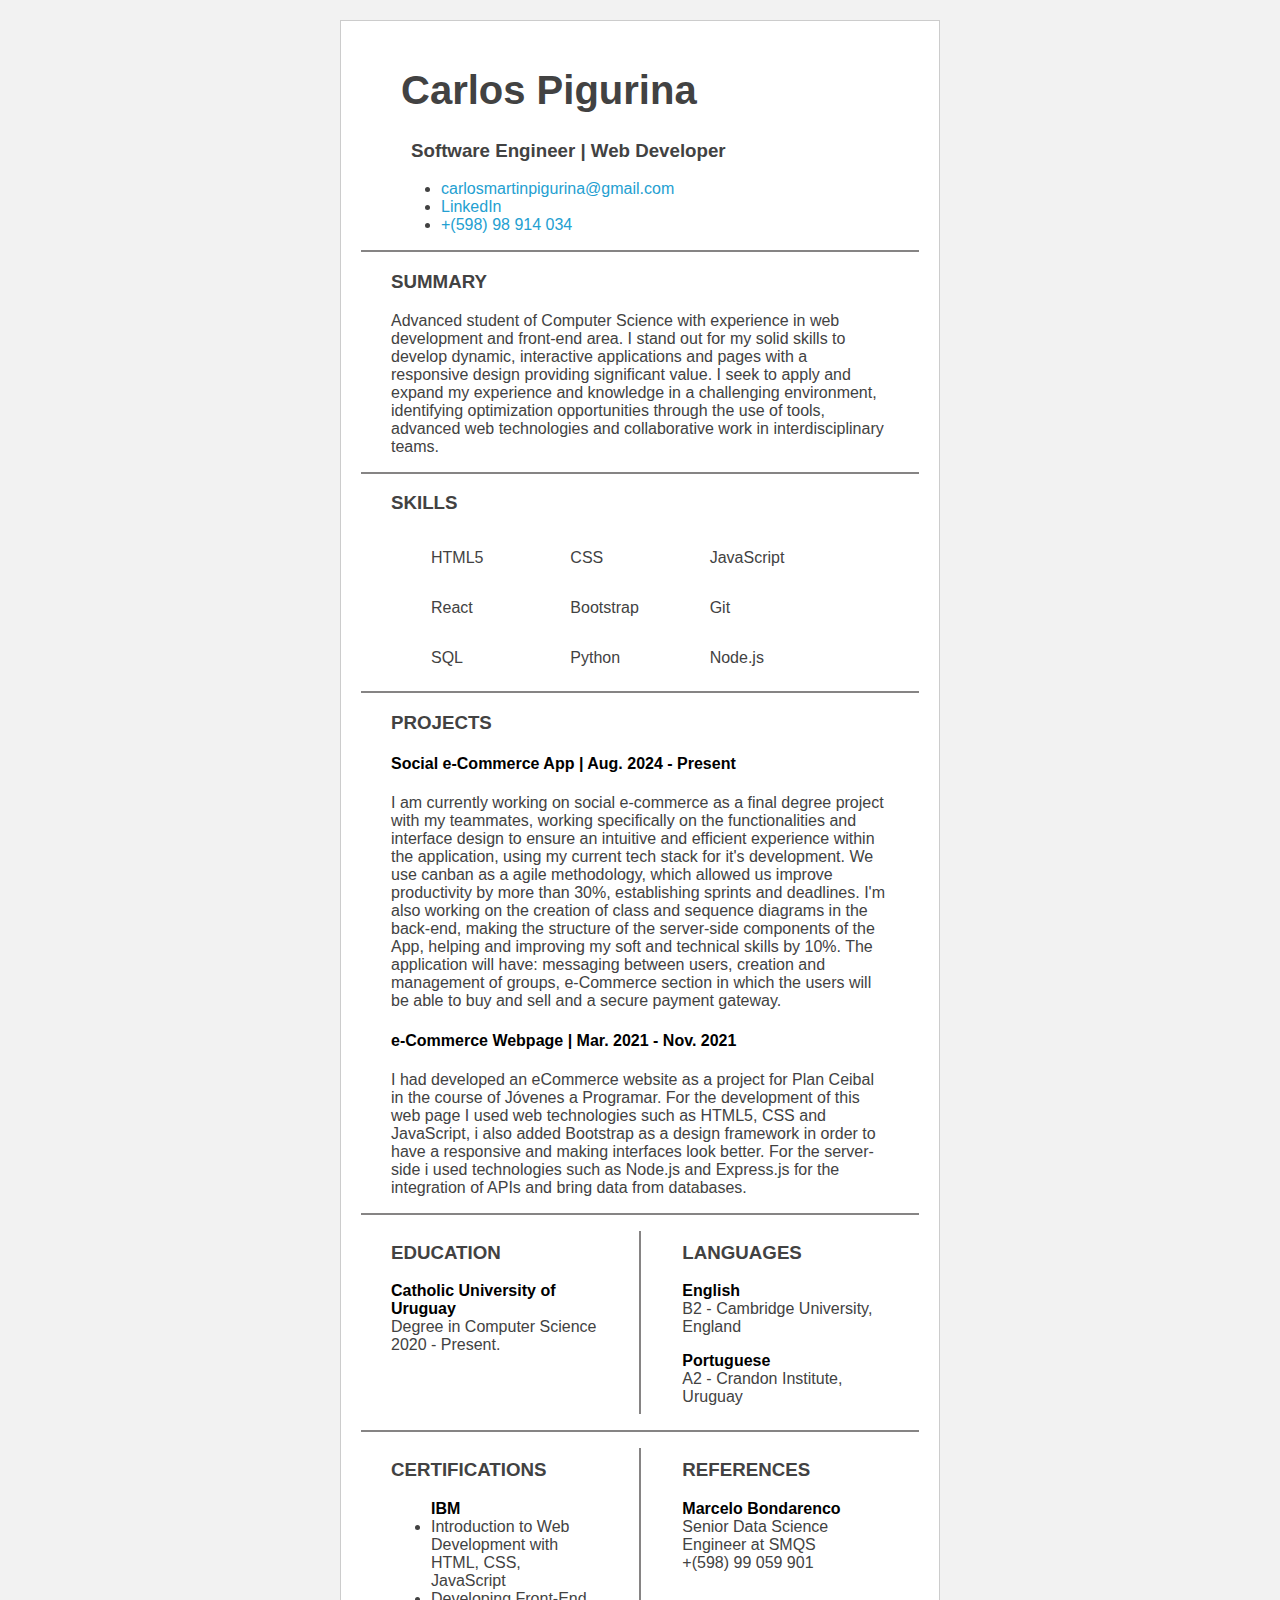
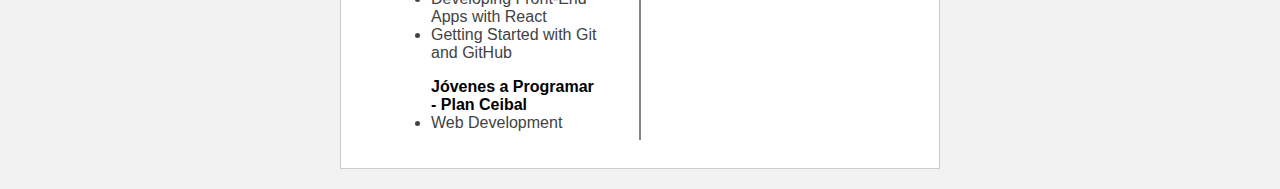
<file: 01_Single-Page-CV/index.html>
<!DOCTYPE html>
<html lang="en">
  <head>
    <meta charset="UTF-8" />
    <meta name="viewport" content="width=device-width, initial-scale=1.0" />
    <link rel="stylesheet" href="styles.css" />
    <link rel="shortcut icon" href="./img/resume-icon.png" type="image/x-icon">
    <title>01 Single-Page CV | Roadmap.sh</title>
  </head>
  <body>
    <main class="content">
      <header class="header">
        <h1 class="name">Carlos Pigurina</h1>
        <h3 class="title">Software Engineer | Web Developer</h3>
        <ul class="contact">
          <li>
            <a href="mailto:carlosmartinpigurina@gmail.com"
              >carlosmartinpigurina@gmail.com
            </a>
          </li>
          <li>
            <a
              href="https://www.linkedin.com/in/carlos-mart%C3%ADn-pigurina/"
              target="_blank"
            >
              LinkedIn
            </a>
          </li>
          <li>
            <a href="tel:+59898914034" data-rel="external">+(598) 98 914 034</a>
          </li>
        </ul>
      </header>
      <hr />

      <section class="summary">
        <h3>SUMMARY</h3>
        <p>
          Advanced student of Computer Science with experience in web
          development and front-end area. I stand out for my solid skills to
          develop dynamic, interactive applications and pages with a responsive
          design providing significant value. I seek to apply and expand my
          experience and knowledge in a challenging environment, identifying
          optimization opportunities through the use of tools, advanced web
          technologies and collaborative work in interdisciplinary teams.
        </p>
      </section>
      <hr />
      <section class="skills">
        <h3>SKILLS</h3>
        <div class="skills-list">
          <p>HTML5</p>
          <p>CSS</p>
          <p>JavaScript</p>
          <p>React</p>
          <p>Bootstrap</p>
          <p>Git</p>
          <p>SQL</p>
          <p>Python</p>
          <p>Node.js</p>
        </div>
      </section>
      <hr />
      <section class="projects">
        <h3>PROJECTS</h3>
        <div class="project">
          <h4 class="project-name">Social e-Commerce App | Aug. 2024 - Present</h4>
          <p>
            I am currently working on social e-commerce as a final degree
            project with my teammates, working specifically on the
            functionalities and interface design to ensure an intuitive and
            efficient experience within the application, using my current tech
            stack for it's development. We use canban as a agile methodology,
            which allowed us improve productivity by more than 30%, establishing
            sprints and deadlines. I'm also working on the creation of class and
            sequence diagrams in the back-end, making the structure of the
            server-side components of the App, helping and improving my soft and
            technical skills by 10%. The application will have: messaging
            between users, creation and management of groups, e-Commerce section
            in which the users will be able to buy and sell and a secure payment
            gateway.
          </p>
        </div>
        <div class="project">
          <h4 class="project-name">e-Commerce Webpage | Mar. 2021 - Nov. 2021</h4>
          <p>
            I had developed an eCommerce website as a project for Plan Ceibal in
            the course of Jóvenes a Programar. For the development of this web
            page I used web technologies such as HTML5, CSS and JavaScript, i
            also added Bootstrap as a design framework in order to have a
            responsive and making interfaces look better. For the server-side i
            used technologies such as Node.js and Express.js for the integration
            of APIs and bring data from databases.
          </p>
        </div>
      </section>

      <hr />

      <div class="education-languages-section">
        <section class="education">
          <div>
            <h3>EDUCATION</h3>
            <p>
              <strong class="sub-title">Catholic University of Uruguay</strong><br />Degree in
              Computer Science<br />2020 - Present.
            </p>
          </div>
        </section>
        <hr />
        <section class="languages">
          <div>
            <h3>LANGUAGES</h3>
            <p>
              <strong class="sub-title">English</strong> <br />
              B2 - Cambridge University, England
            </p>
            <p>
              <strong class="sub-title">Portuguese</strong> <br />A2 - Crandon Institute, Uruguay
            </p>
          </div>
        </section>
      </div>
      <hr />
      <div class="certifications-references-section">
        <section class="certifications">
          <div>
            <h3>CERTIFICATIONS</h3>
            <ul class="certifications-list">
              <strong class="sub-title">IBM</strong>
              <li>
                Introduction to Web Development with HTML, CSS, JavaScript
              </li>
              <li>Developing Front-End Apps with React</li>
              <li>Getting Started with Git and GitHub</li>
            </ul>
            <ul class="certifications-list">
              <strong class="sub-title">Jóvenes a Programar - Plan Ceibal</strong>
              <li>Web Development</li>
            </ul>
          </div>
        </section>
        <hr class="certifications-references-divider"/>
        <section class="references">
          <div>
            <h3>REFERENCES</h3>
            <p>
              <strong class="sub-title">Marcelo Bondarenco</strong> <br />Senior Data Science
              Engineer at SMQS <br />+(598) 99 059 901
            </p>
          </div>
        </section>
      </div>
    </main>
  </body>
</html>
</file>
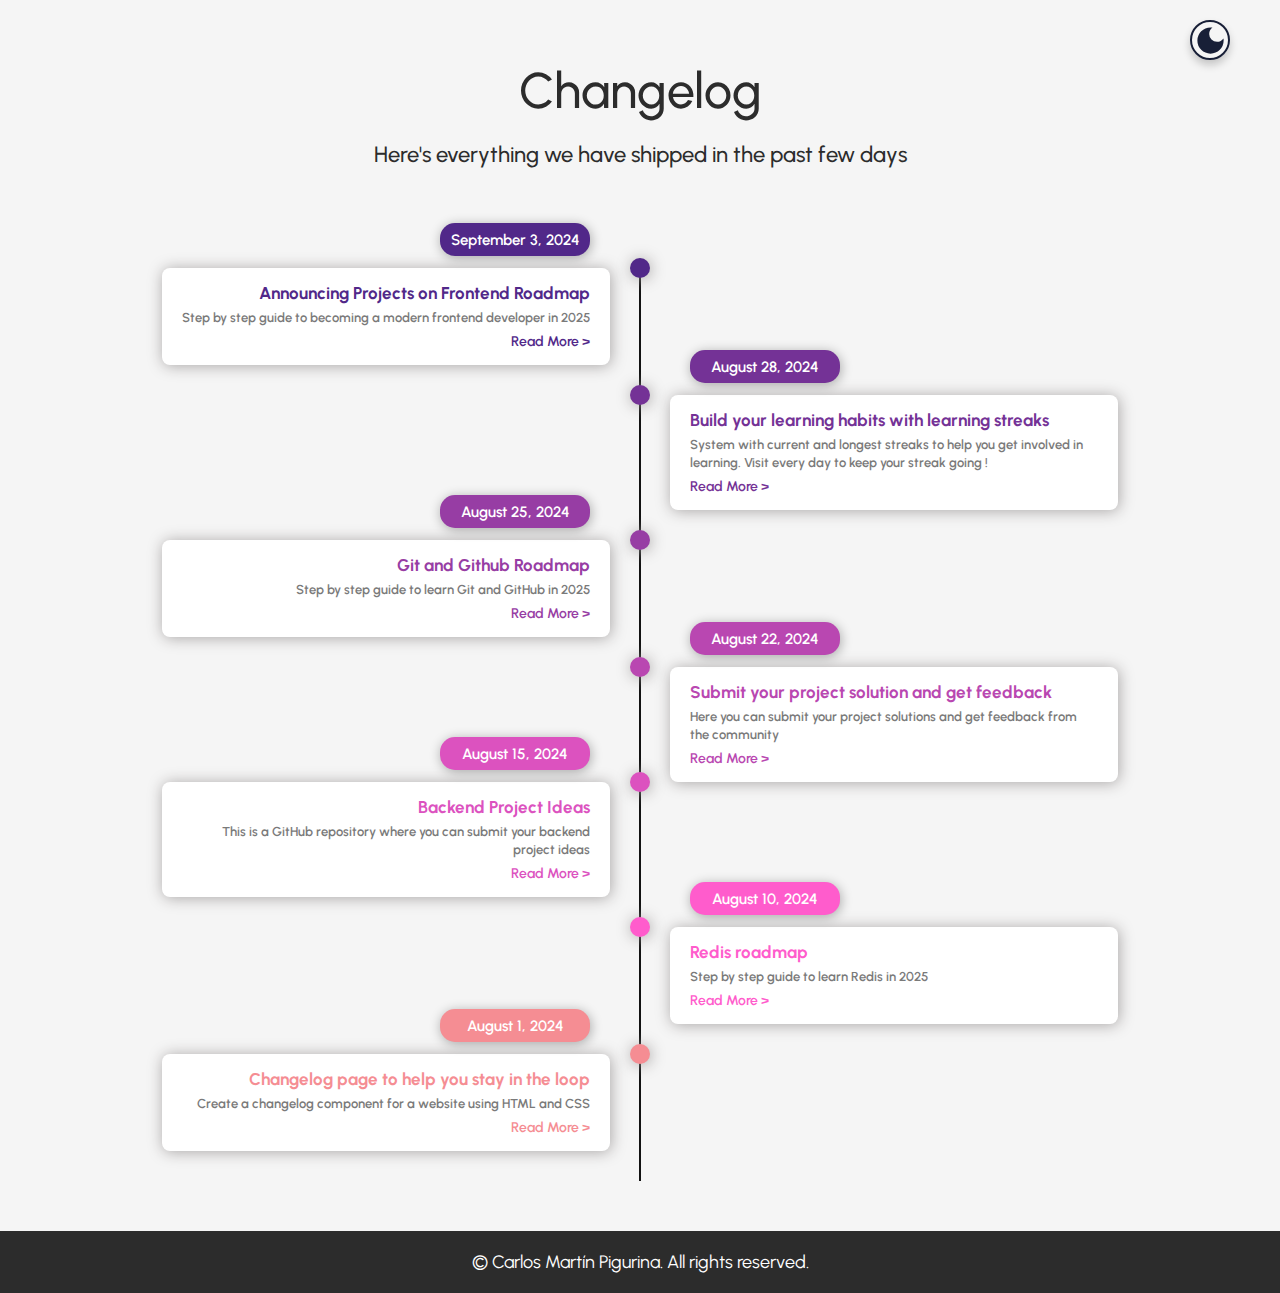
<file: 04_Changelog-Component/index.html>
<!DOCTYPE html>
<html lang="en">
  <head>
    <meta charset="UTF-8" />
    <meta name="viewport" content="width=device-width, initial-scale=1.0" />
    <title>04 Changelog Component | Roadmap.sh</title>
    <link rel="stylesheet" href="styles.css" />
    <link rel="shortcut icon" href="./img/changelog-icon.png" type="image/x-icon">
  </head>
  <body>
    <header class="header">
      <button class="dark-theme-button" onclick="" id="theme-button">
        <svg xmlns="http://www.w3.org/2000/svg"  viewBox="0 -960 960 960"  class="moon-icon"><path d="M480-120q-150 0-255-105T120-480q0-150 105-255t255-105q14 0 27.5 1t26.5 3q-41 29-65.5 75.5T444-660q0 90 63 153t153 63q55 0 101-24.5t75-65.5q2 13 3 26.5t1 27.5q0 150-105 255T480-120Z"/></svg>
        <svg xmlns="http://www.w3.org/2000/svg"  viewBox="0 -960 960 960"  class="sun-icon"><path d="M480-280q-83 0-141.5-58.5T280-480q0-83 58.5-141.5T480-680q83 0 141.5 58.5T680-480q0 83-58.5 141.5T480-280ZM200-440H40v-80h160v80Zm720 0H760v-80h160v80ZM440-760v-160h80v160h-80Zm0 720v-160h80v160h-80ZM256-650l-101-97 57-59 96 100-52 56Zm492 496-97-101 53-55 101 97-57 59Zm-98-550 97-101 59 57-100 96-56-52ZM154-212l101-97 55 53-97 101-59-57Z"/></svg>
      </button>
    </header>
    <div class="main">
      <h3 class="head">Changelog</h3>
      <p class="description">Here's everything we have shipped in the past few days</p>
      <div class="container">
        <ul>
          <li>
            <h3 class="heading">Announcing Projects on Frontend Roadmap</h3>
            <p>
              Step by step guide to becoming a modern frontend developer in 2025
            </p>
            <a href="https://roadmap.sh/frontend?r=frontend-beginner" target="_blank">Read More ></a>
            <span class="date">September 3, 2024</span>
            <span class="circle"></span>
          </li>
          <li>
            <h3 class="heading">Build your learning habits with learning streaks</h3>
            <p>
              System with current and longest streaks to help you get involved in learning. Visit every day to keep your streak going !
            </p>
            <a href="https://roadmap.sh/leaderboard" target="_blank">Read More ></a>
            <span class="date">August 28, 2024</span>
            <span class="circle"></span>
          </li>
          <li>
            <h3 class="heading">Git and Github Roadmap</h3>
            <p>
              Step by step guide to learn Git and GitHub in 2025
            </p>
            <a href="https://roadmap.sh/git-github" target="_blank">Read More ></a>
            <span class="date">August 25, 2024</span>
            <span class="circle"></span>
          </li>
          <li>
            <h3 class="heading">Submit your project solution and get feedback</h3>
            <p>
              Here you can submit your project solutions and get feedback from the community
            </p>
            <a href="https://roadmap.sh/projects/changelog-component/solutions" target="_blank">Read More ></a>
            <span class="date">August 22, 2024</span>
            <span class="circle"></span>
          </li>
          <li>
            <h3 class="heading">Backend Project Ideas</h3>
            <p>
              This is a GitHub repository where you can submit your backend project ideas
            </p>
            <a href="https://github.com/kamranahmedse/developer-roadmap/issues/new?assignees=&labels=project+contribution&projects=&template=05-project-contribution.yml" target="_blank">Read More ></a>
            <span class="date">August 15, 2024</span>
            <span class="circle"></span>
          </li>
          <li>
            <h3 class="heading">Redis roadmap</h3>
            <p>
              Step by step guide to learn Redis in 2025
            </p>
            <a href="https://roadmap.sh/redis" target="_blank">Read More ></a>
            <span class="date">August 10, 2024</span>
            <span class="circle"></span>
          </li>
          <li>
            <h3 class="heading">Changelog page to help you stay in the loop</h3>
            <p>
              Create a changelog component for a website using HTML and CSS
            </p>
            <a href="https://roadmap.sh/projects/changelog-component" target="_blank">Read More ></a>
            <span class="date">August 1, 2024</span>
            <span class="circle"></span>
          </li>
        </ul>
      </div>
    </div>
    <footer class="footer">
      <p>© Carlos Martín Pigurina. All rights reserved.</p>
    </footer>
  </body>
  <script src="./script.js"></script>
</html>
</file>
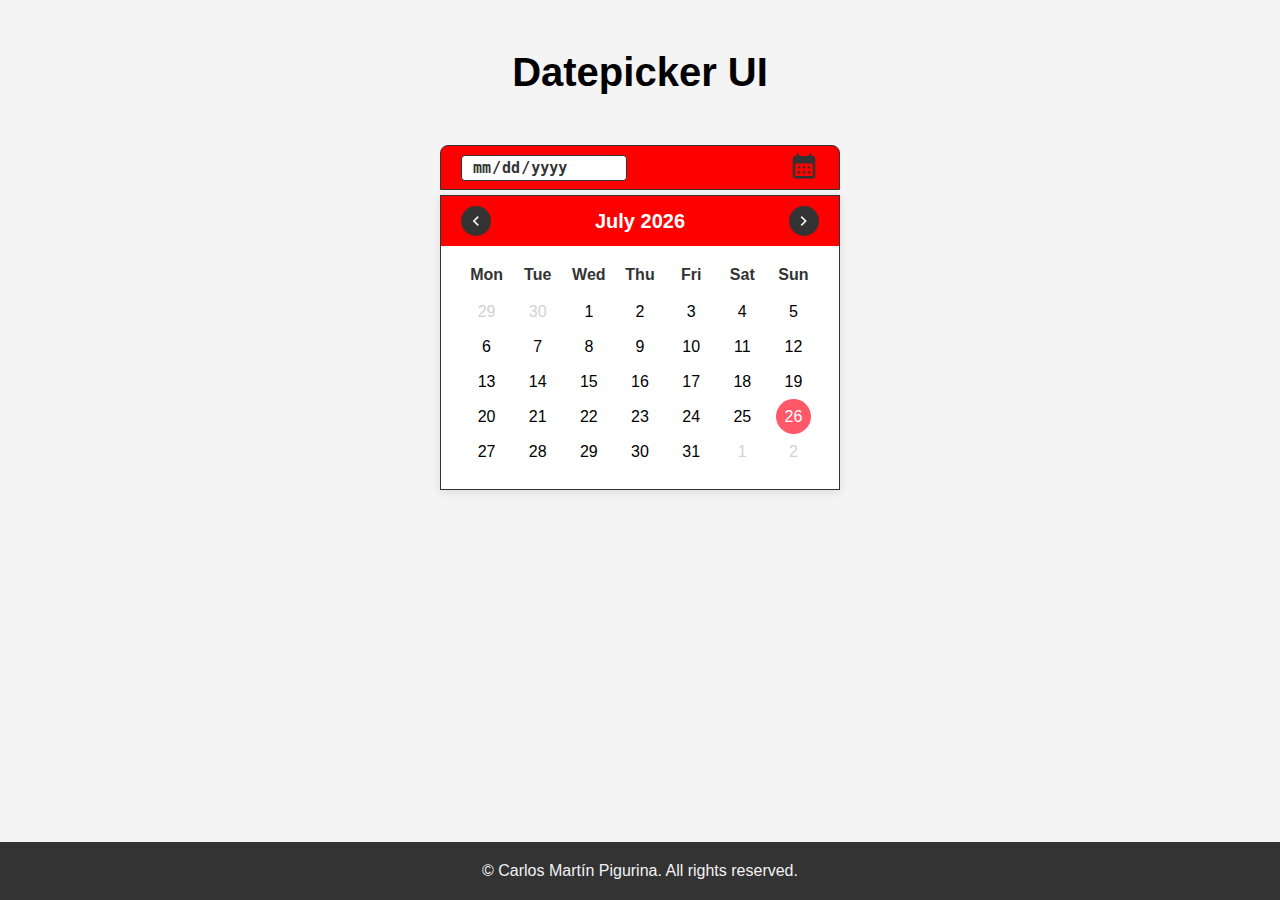
<file: 06_Datepicker-UI/index.html>
<!DOCTYPE html>
<html lang="en">
  <head>
    <meta charset="UTF-8" />
    <meta name="viewport" content="width=device-width, initial-scale=1.0" />
    <link rel="shortcut icon" href="img/calendar.png" type="image/x-icon">
    <link rel="stylesheet" href="styles.css" />
    <title>Datepicker UI | Roadmap.sh</title>
  </head>
  <body>
    <header class="header">
      <h1>Datepicker UI</h1>
    </header>

    <div class="calendar-info">
      <input type="date" id="dateInput" class="date-input" readonly />
      <button class="calendar-btn">
        <svg
          xmlns="http://www.w3.org/2000/svg"
          class="calendar-icon"
          viewBox="0 -960 960 960"
        >
          <path
            d="M480-400q-17 0-28.5-11.5T440-440q0-17 11.5-28.5T480-480q17 0 28.5 11.5T520-440q0 17-11.5 28.5T480-400Zm-160 0q-17 0-28.5-11.5T280-440q0-17 11.5-28.5T320-480q17 0 28.5 11.5T360-440q0 17-11.5 28.5T320-400Zm320 0q-17 0-28.5-11.5T600-440q0-17 11.5-28.5T640-480q17 0 28.5 11.5T680-440q0 17-11.5 28.5T640-400ZM480-240q-17 0-28.5-11.5T440-280q0-17 11.5-28.5T480-320q17 0 28.5 11.5T520-280q0 17-11.5 28.5T480-240Zm-160 0q-17 0-28.5-11.5T280-280q0-17 11.5-28.5T320-320q17 0 28.5 11.5T360-280q0 17-11.5 28.5T320-240Zm320 0q-17 0-28.5-11.5T600-280q0-17 11.5-28.5T640-320q17 0 28.5 11.5T680-280q0 17-11.5 28.5T640-240ZM200-80q-33 0-56.5-23.5T120-160v-560q0-33 23.5-56.5T200-800h40v-80h80v80h320v-80h80v80h40q33 0 56.5 23.5T840-720v560q0 33-23.5 56.5T760-80H200Zm0-80h560v-400H200v400Z"
          />
        </svg>
      </button>
    </div>

    <section class="calendar">
      <header class="calendar-header">
        <button id="prevBtn">
          <svg
            xmlns="http://www.w3.org/2000/svg"
            class="arrow-icon"
            viewBox="0 -960 960 960"
          >
            <path d="M560-240 320-480l240-240 56 56-184 184 184 184-56 56Z" />
          </svg>
        </button>
        <span class="month-year" id="monthYear"></span>
        <button id="nextBtn">
          <svg
            xmlns="http://www.w3.org/2000/svg"
            class="arrow-icon"
            viewBox="0 -960 960 960"
          >
            <path d="M504-480 320-664l56-56 240 240-240 240-56-56 184-184Z" />
          </svg>
        </button>
      </header>

      <div class="calendar-days">
        <ul class="days-of-week">
          <li class="day">Mon</li>
          <li class="day">Tue</li>
          <li class="day">Wed</li>
          <li class="day">Thu</li>
          <li class="day">Fri</li>
          <li class="day">Sat</li>
          <li class="day">Sun</li>
        </ul>

        <ul class="date-list" id="dateList"></ul>
      </div>
    </section>

    <footer class="footer">
      <p>© Carlos Martín Pigurina. All rights reserved.</p>
    </footer>
    <script src="script.js"></script>
  </body>
</html>
</file>
<file: 01_Single-Page-CV/styles.css>
body {
    box-sizing: border-box;
    font-family: 'Trebuchet MS', 'Lucida Sans Unicode', 'Lucida Grande', 'Lucida Sans', Arial, sans-serif;
    color: #424242;
    width: 50%;
    flex-direction: column;
    margin: auto;
    background-color: #f2f2f2;
}

.content {
    background-color: white;
    padding: 20px;
    margin: 20px;
    border: 1px solid #ccc;
}

a {
    text-decoration: none;
    color: #24a0d1;
}

/* HEADER */
.name {
    margin-left: 40px;
    font-size: 40px;
}

.title {
    margin-left: 50px;
}

.contact {
    margin-left: 40px;
}

/* ------ */


/* SUMMARY */
.summary {
    margin: 0px 30px;
}
/* ------- */

/* SKILLS */
.skills {
    margin: 0px 30px;
}

.skills-list {
    display: grid;
    flex-direction: grid ;
    grid-template-columns: repeat(3, 1fr);
    margin: 0px 40px;
}
/* ------ */


hr {
    border: solid 0.5px #868484;
}


/* PROJECTS */
.projects {
    margin: 0px 30px;
}

.project-name {
    font-weight: bold;
    color: #000;
}
/* -------- */

/* EDUCATION & LANGUAGES */
.education-languages-section {
    margin: 0px 30px;
    display: flex;
}

.education {
    width: 41.5%;
}

.languages {
    width: 41.5%;
}

/* --------------------------- */

.sub-title {
    font-weight: bold;
    color: #000;
}


/* CERTIFICATIONS & REFERENCES */
.certifications-references-section {
    margin: 0px 30px;
    display: flex;
}


.certifications {
    width: 41.5%;
}

.references {
    width: 41.5%;
}

/* --------------------------- */
</file>
<file: 04_Changelog-Component/styles.css>
@import url('https://fonts.googleapis.com/css2?family=Montserrat:ital,wght@0,100..900;1,100..900&family=Urbanist:ital,wght@0,100..900;1,100..900&display=swap');

* {
	padding: 0;
	margin: 0;
	box-sizing: border-box;
}

:root {
	--changelog-background-color: rgb(245, 245, 245);
	--text-color: #2C2C2C;

	--buttom-border-color: #181F37;

	--line-color: #121212;

	--container-color: #fff;
	--container-border-color: #a8a5a5;
	--container-description: rgb(122, 122, 122);

	--timeline-color-one: #512889;
	--timeline-color-two: #743296;
	--timeline-color-three: #973DA4;
	--timeline-color-four: #B947B1;
	--timeline-color-five: #DC52BF;
	--timeline-color-six: #FF5CCC;
	--timeline-color-seven: #F58D93;

	--footer-color: #2C2C2C;
	--footer-text-color: #fff;
}

.darkmode {
	--changelog-background-color: #121212;
	--text-color: #fff;

	--buttom-border-color: #FFB000;

	--line-color: #fff;

	--container-color: #181F37;
	--container-border-color: rgb(153, 152, 152);
	--container-description: #ccc;

	--timeline-color-one: #D00000;
	--timeline-color-two: #DC2F02;
	--timeline-color-three: #E85D04;
	--timeline-color-four: #F48C06;
	--timeline-color-five: #FAA307;
	--timeline-color-six: #FFBA08;
	--timeline-color-seven: #d1c005;

	--footer-color: #181F37;
	--footer-text-color: #fff;
}

.header {
	background-color: var(--changelog-background-color);
	transition: all 0.5s ease-in-out;
	padding: 20px 50px 0px 20px;
	display: flex;
	justify-content: end;
}

.main {
	transition: all 0.5s ease-in-out;
	width: 100%;
	height: auto;
	display: grid;
	place-items: center;
	background-color: var(--changelog-background-color);
    font-family: "Urbanist", sans-serif;
	padding-bottom: 50px;
}

.main .head {
	font-size: 50px;
	transition: all 0.5s ease-in-out;
	color: var(--text-color);
	position: relative;
	font-weight: 500;
    margin-bottom: 20px;
}

.main .head::after {
	content: " ";
	position: absolute;
	width: 50%;
	height: 3px;
	left: 50%;
	bottom: -5px;
	transform: translateX(-50%);
}

p.description {
	transition: all 0.5s ease-in-out;
    font-size: 22px;
    color: var(--text-color);
    position: relative;
    margin-bottom: 100px;
    font-weight: 500;
}

.container {
	width: 70%;
	height: auto;
	margin: auto 0;
	position: relative;
}

.container ul {
	list-style: none;
}

.container ul::after {
	content: " ";
	position: absolute;
	width: 2px;
	height: 100%;
	left: 50%;
	top: 0;
	transform: translateX(-50%);
	background-color: var(--line-color);
}

.container ul li {
	width: 50%;
	height: auto;
	padding: 15px 20px;
	background-color: var(--container-color);
	border-radius: 8px;
	box-shadow: 1px 1px 15px var(--container-border-color);
	position: relative;
	margin-bottom: 30px;
	z-index: 99;
	transition: all 0.5s ease-in-out;
}

.container ul li:nth-child(4) {
	margin-bottom: 0;
}

.container ul li .circle {
	transition: all 0.5s ease-in-out;
	position: absolute;
	width: 20px;
	height: 20px;
	border-radius: 50%;
	top: 0;
	display: grid;
	place-items: center;
	box-shadow: 1px 1px 15px var(--container-border-color);
}

ul li:nth-child(odd) .circle {
	transform: translate(50%, -50%);
	right: -30px;
}

ul li:nth-child(even) .circle {
	transform: translate(-50%, -50%);
	left: -30px;
}

ul li .date {
	transition: all 0.5s ease-in-out;
	position: absolute;
	width: 150px;
	height: 33px;
	border-radius: 15px;
	top: -45px;
	display: grid;
	place-items: center;
	color: #fff;
	font-size: 15px;
	font-weight: 600;
	box-shadow: 1px 2px 12px rgba(0, 0, 0, 0.318);
}

.container ul li:nth-child(odd) {
	float: left;
	clear: right;
	text-align: right;
	transform: translateX(-30px);
}

ul li:nth-child(odd) .date {
	right: 20px;
}

.container ul li:nth-child(even) {
	float: right;
	clear: left;
	transform: translateX(30px);
}

ul li .heading {
	font-size: 17px;
}

ul li p {
	font-size: 13px;
    font-weight: 600;
	color: var(--container-description);
	line-height: 18px;
	margin: 6px 0 4px 0;
}

ul li a {
	font-size: 14px;
    font-weight: 600;
	text-decoration: none;
	transition: all 0.3s ease;
}

ul li:nth-child(1) {
    span.date,
    span.circle {
        background-color: var(--timeline-color-one);
    }

    h3.heading, a {
        color: var(--timeline-color-one);
    }
}

ul li:nth-child(2) {
    span.date,
    span.circle {
        background-color: var(--timeline-color-two);
    }

    h3.heading, a {
        color: var(--timeline-color-two);
    }
}

ul li:nth-child(3) {
    span.date,
    span.circle {
        background-color: var(--timeline-color-three);
    }

    h3.heading, a {
        color: var(--timeline-color-three);
    }
}

ul li:nth-child(4) {
    span.date,
    span.circle {
        background-color: var(--timeline-color-four);
    }

    h3.heading, a {
        color: var(--timeline-color-four);
    }
}

ul li:nth-child(5) {
    span.date,
    span.circle {
        background-color: var(--timeline-color-five);
    }

    h3.heading, a {
        color: var(--timeline-color-five);
    }
}

ul li:nth-child(6) {
    span.date,
    span.circle {
        background-color: var(--timeline-color-six);
    }

    h3.heading, a {
        color: var(--timeline-color-six);
    }
}

ul li:nth-child(7) {
    span.date,
    span.circle {
        background-color: var(--timeline-color-seven);
    }

    h3.heading, a {
        color: var(--timeline-color-seven);
    }
}

.dark-theme-button {
    transition: all 0.5s ease-in-out;
    background-color: var(--base-second-variant);
    display: flex;
    justify-content: center;
    align-items: center;
    width: 40px;
    height: 40px;
    border-radius: 50%;
    border: var(--buttom-border-color) solid 2px;
    box-shadow: 0 5px 8px 0 rgba(0,0,0,.2);

	svg {
		transition: all 0.5s ease-in-out;
	}

    svg.moon-icon {
        fill: #181F37;
		width: 35px;
		height: 35px;
    }

    svg.sun-icon {
        display: none;
    }
}

.darkmode svg.moon-icon {
    display: none;
}

.darkmode svg.sun-icon {
    display: block;
    fill: var(--buttom-border-color);
	width: 30px;
	height: 30px;
}

.footer {
	transition: all 0.5s ease-in-out;
    font-family: "Urbanist", sans-serif;
    transition: all 0.5s ease-in-out;
    text-align: center;
    font-size: 18px;
    padding: 20px 20px 20px 20px;
    background-color: var(--footer-color);
    color: var(--footer-text-color);
}


@media only screen and (min-width:798px) and (max-width: 1100px) {

	.container{
		width: 80%;
	}

	.dark-theme-button {
        height: 35px;
        width: 35px;

		svg-moon-icon, svg.sun-icon {
            width: 25px;
			height: 25px;
        }
    }
}


@media only screen and (max-width: 798px) {

	.container{
		width: 70%;
		transform: translateX(20px);
	}

	.container ul::after{
		left: -40px;
	}

	.container ul li {
		width: 100%;
		float: none;
		clear: none;
		margin-bottom: 80px;
	}

	.container ul li .circle{
		left: -40px;
		transform: translate(-50%, -50%);
	}

	.container ul li .date{
		left: 20px;
	}

	.container ul li:nth-child(odd) {
		transform: translateX(0px);
		text-align: left;
	}

	.container ul li:nth-child(even) {
		transform: translateX(0px);
	}

    .container ul li:nth-child(5) {
        margin-top: 80px;
    }

	.dark-theme-button {
        margin-bottom: 15px;
        height: 35px;
        width: 35px;

		svg-moon-icon, svg.sun-icon {
			width: 25px;
			height: 25px;
		}
    }

}


@media only screen and (max-width: 550px) {

	p.description {
		padding: 0px 30px 0 30px;
		text-align: center;
	}

	.container{
		width: 80%;
	}

	.container ul::after{
		left: -20px;
	}

	.container ul li .circle{
		left: -20px;
	}

	.header {
		padding: 15px 20px 0px 20px;
	}

	.dark-theme-button {
        height: 35px;
        width: 35px;

        svg-moon-icon, svg.sun-icon {
            width: 25px;
			height: 25px;
        }
    }
}

@media (320px <= width < 380px) {
	
	.header{
		transition: all 0.5s ease-in-out;
		display: flex;
		justify-content: center;
	}
}
</file>
<file: 06_Datepicker-UI/styles.css>
* {
  box-sizing: border-box;
  margin: 0;
  padding: 0;
}

body {
  font-family: Arial, sans-serif;
  background: #f4f4f4;
}

.header {
  margin-top: 50px;
  margin-bottom: 50px;
  text-align: center;
  font-size: 20px;
}

div.calendar-info {
  border-top-left-radius: 8px;
  border-top-right-radius: 8px;
  border: 1px solid #333;
  width: 400px;
  margin: 0 auto;
  display: flex;
  align-items: center;
  padding: 5px 20px 5px 20px;
  justify-content: space-between;
  background-color: #ff0000;
  margin-bottom: 5px;

  input.date-input {
    border: 1px solid #333333;
    padding: 2px 20px 2px 10px;
    border-radius: 4px;
    color: #333333;
    background-color: #ffffff;
    font-weight: 600;
    font-size: 15px;
  }

  button.calendar-btn {
    background-color: transparent;
    align-items: center;
    justify-content: center;
    border: none;
    color: #333333;
    cursor: pointer;

    svg.calendar-icon {
      width: 30px;
      height: 30px;
      fill: #333333;
    }
  }
}

section.calendar {
  width: 400px;
  margin: 0 auto;
  background-color: #ffffff;
  box-shadow: 0 2px 10px rgba(0, 0, 0, 0.1);
  border: 1px solid #333;

  header.calendar-header {
    display: flex;
    align-items: center;
    justify-content: space-between;
    background-color: #ff0000;
    padding: 10px 20px;
    color: #ffffff;

  }

  button#prevBtn,
  button#nextBtn {
    display: flex;
    align-items: center;
    justify-content: center;
    width: 30px;
    height: 30px;
    border: none;
    cursor: pointer;
    border-radius: 50%;
    background-color: #333333;
    transition: background-color 0.3s ease;

    svg.arrow-icon {
      width: 20px;
      height: 20px;
      fill: #f2f2f2;
      cursor: pointer;
    }
  }

  span.month-year {
    text-align: center;
    font-weight: 600;
    font-size: 20px;
  }

  div.calendar-days {
    padding: 20px;

    ul.days-of-week {
      list-style: none;
      display: grid;
      grid-template-columns: repeat(7, 1fr);
      padding-bottom: 10px;

      li.day {
        text-align: center;
        font-weight: bold;
        color: #333333;
      }
    }
  }

  ul.date-list {
    list-style: none;
    display: grid;
    grid-template-columns: repeat(7, 1fr);

    li.date {
      display: flex;
      align-items: center;
      justify-content: center;
      text-align: center;
      padding: 10px;
      margin: auto;
      cursor: pointer;
      border-radius: 50%;
      width: 35px;
      height: 35px;
      transition: 0.2s;

      &:hover,
      &.active {
        background-color: #ff5869;
        color: #ffffff;
      }

      &.inactive {
        color: #d2d2d2;
        cursor: not-allowed;
      }

      &.inactive:hover {
        background-color: transparent;
        color: #d2d2d2;
      }
    }
  }
}

.footer {
  text-align: center;
  background-color: #333333;
  color: #f2f2f2;
  padding: 20px;
  position: fixed;
  bottom: 0;
  width: 100%;
}
</file>
